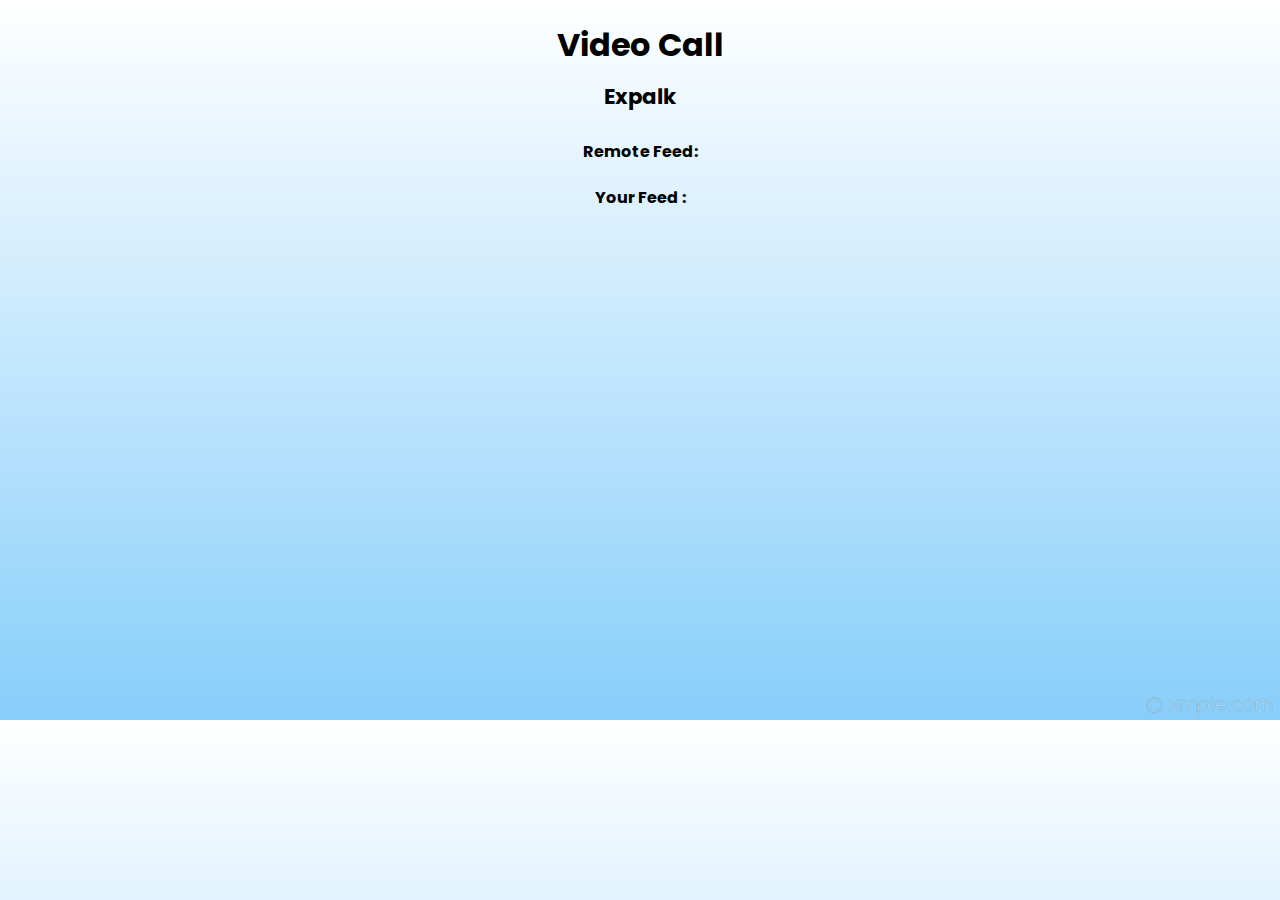
<file: Expalk-Website/index.html>
<!DOCTYPE html>
<html lang="en">
<head>
    <meta charset="UTF-8">
    <title>Video Call Demo</title>
    <link rel="stylesheet" href="style.css">
</head>
<body>
<center>
<h1>
Video Call<br><small style="font-size: 16pt">Expalk</small>
</h1>

<h4>Remote Feed: </h4>
<div id="remote-container"></div>

<h4>Your Feed :</h4>
<div id="me"></div>
</center>

<script src="AgoraRTCSDK-3.4.0.js"></script>
<script src= "speaker.js"></script>
<script src="main.js"></script>
</body>
</html>
</file>
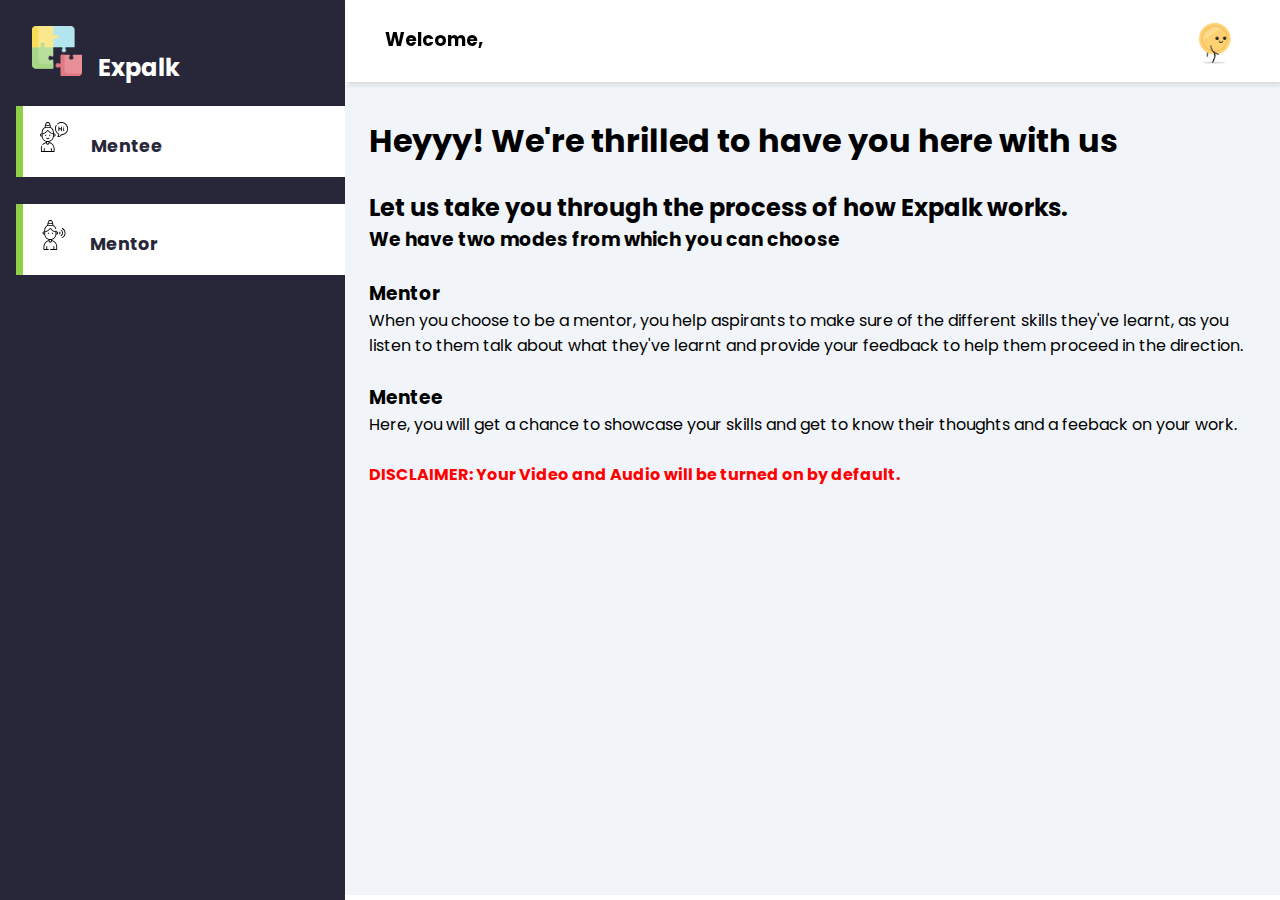
<file: Expalk-Website/dashboard.html>
<!DOCTYPE html>
<html>
	<head>
        <meta charset="utf-8" />
        <title>Expalk</title>
        <link rel="stylesheet" href="https://maxst.icons8.com/vue-static/landings/line-awesome/line-awesome/1.3.0/css/line-awesome.min.css">
        <link rel="stylesheet" href="dashboard.css">
    </head>
	<body >
        <div class="sidebar">
          <div class="sidebar-brand">
            <h2><span><img src="puzzle.png" height="50px" width="50px" alt="" style="margin-top: 10px;"></span><a href="dashboard.html" class="talktalk">Expalk</a></h2>
          </div>
          <div class="sidebar-menu">
            <ul>
              <li>
                <a href="listner.html" class= "active"><span><img src="ic_speaker.svg" height="30px" width="30px"> </span>
                  <span><b>Mentee</b></span></a>
                </li>
                <li>
                  <a href="speaker.html" class="active" ><span> <img src="ic_listener.svg" height="30px" width="30px" alt=""></span>
                    <span><b>Mentor</b></span></a>

                  </li>
            </ul>
          </div>
        </div>
        <div class="main-content">
          <header>

            <h3 class = "welcome">
              <label for="">
                <span class= "icon to be added"></span>
              </label>
              Welcome, <span id = "name_user"><h3></h3></span>
            </h3>

            <div class="user-wrapper">
                <img src="user_image1.gif" width="50px" height="50px" alt="">
                <div>
                    <p id="token_count"><span><p></p></span></p>
                </div>
            </div>

          </header>

          <main> 
            <h1>Heyyy! We're thrilled to have you here with us</h1><br>
            <h2>Let us take you through the process of how Expalk works.</h2>
            <h3>We have two modes from which you can choose</h3><br>
            <p><span><h3>Mentor</h3></span>When you choose to be a mentor, you help aspirants to make sure of the different skills they've learnt, as you listen to them talk about what they've learnt and provide your feedback to help them proceed in the direction. 
            </p><br>
            <p><span><h3>Mentee</h3></span>Here, you will get a chance to showcase your skills and get to know their thoughts and a feeback on your work.
            </p><br>
            <p style="color: red;"><b>DISCLAIMER: Your Video and Audio will be turned on by default.</b></p>
          </main>
        </div>
        <script src="login.js"></script>
        <script src="dashboard.js"></script>
	</body>
</html>
</file>
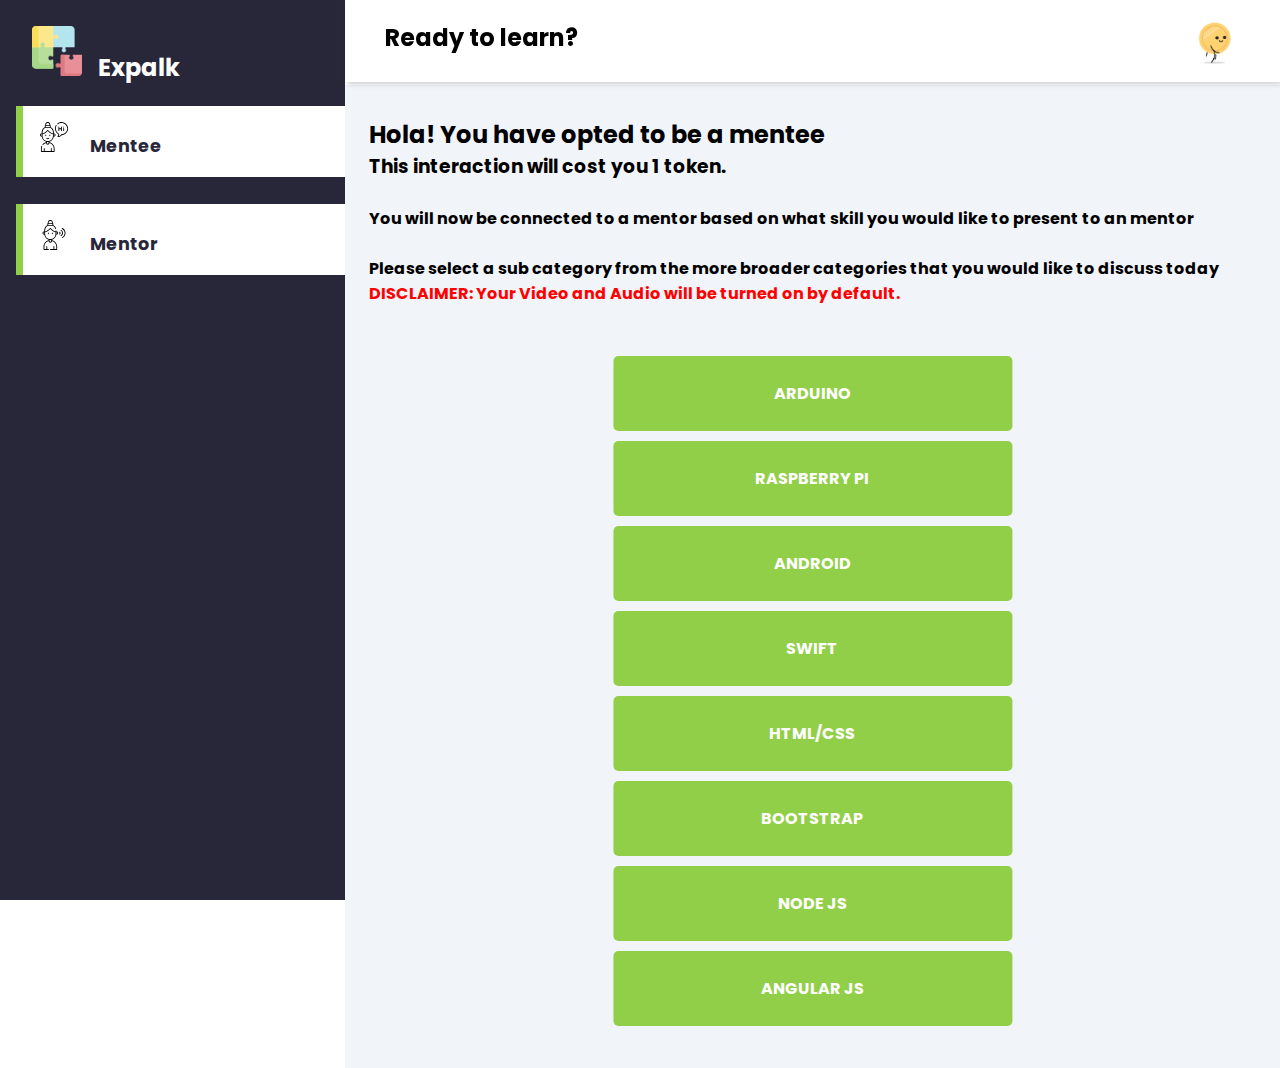
<file: Expalk-Website/listner.html>
<!DOCTYPE html>
<html>
	<head>
        <meta charset="utf-8" />
        <title>Expalk</title>
        <link rel="stylesheet" href="https://maxst.icons8.com/vue-static/landings/line-awesome/line-awesome/1.3.0/css/line-awesome.min.css">
        <link rel="stylesheet" href="listner.css">
    </head>
	<body >
        <div class="sidebar">
          <div class="sidebar-brand">
            <h2><span><img src="puzzle.png" height="50px" width="50px" alt="" style="margin-top: 10px;"></span><a href="dashboard.html" class="talktalk">Expalk</a></h2>
          </div>
          <div class="sidebar-menu">
            <ul>
              <li>
                <a href="" class= "active"><span><img src="ic_speaker.svg" width="30px" height="30px" alt=""></span>
                  <span><b>Mentee</b></span></a>
                </li>
                <li>
                  <a href="speaker.html" class="active" ><span><img src="ic_listener.svg" width="30px" height="30px" alt=""></span>
                    <span><b>Mentor</b></span></a>

                  </li>
            </ul>
          </div>
        </div>
        <div class="main-content">
          <header>

            <h2>
              <label for="">
                <span class= "icon to be added"></span>
              </label>
              Ready to learn?<span><p id = "user_name"></p></span>
            </h2>

            <div class="user-wrapper">
                <img src="user_image1.gif" width="50px" height="50px" alt="">
                <div>
                  <p id="token_count"></p>
                </div>
            </div>

          </header>

          <main> 
              
              <p><h2>Hola! You have opted to be a mentee</h2><h3>This interaction will cost you 1 token.</h3><br></p>
            <h4>You will now be connected to a mentor based on what skill you would like to present to an mentor </h4>
            <br>
            <h4>Please select a sub category from the more broader categories that you would like to discuss today</h4>
            <p style="color: red;"><b>DISCLAIMER: Your Video and Audio will be turned on by default.</b></p>
            <br><br>
            <button class="mood-cards" onclick="mood_value(1)"><b>Arduino</b></button><br>
            <button class="mood-cards" onclick="mood_value(1)"><b>Raspberry Pi</b></button><br>
            <button class="mood-cards" onclick="mood_value(2)"><b>Android</b></button>
            <button class="mood-cards" onclick="mood_value(2)"><b>Swift</b></button>
            <button class="mood-cards" onclick="mood_value(3)"><b>HTML/CSS</b></button>
            <button class="mood-cards" onclick="mood_value(3)"><b>BootStrap</b></button>
            <button class="mood-cards" onclick="mood_value(4)"><b>Node JS</b></button>
            <button class="mood-cards" onclick="mood_value(4)"><b>Angular JS</b></button>
            
          </main>
        </div>
        <script src="login.js"></script>
        <script src="dashboard.js"></script>
        <script src = "listner.js"></script>
	</body>
</html>
</file>
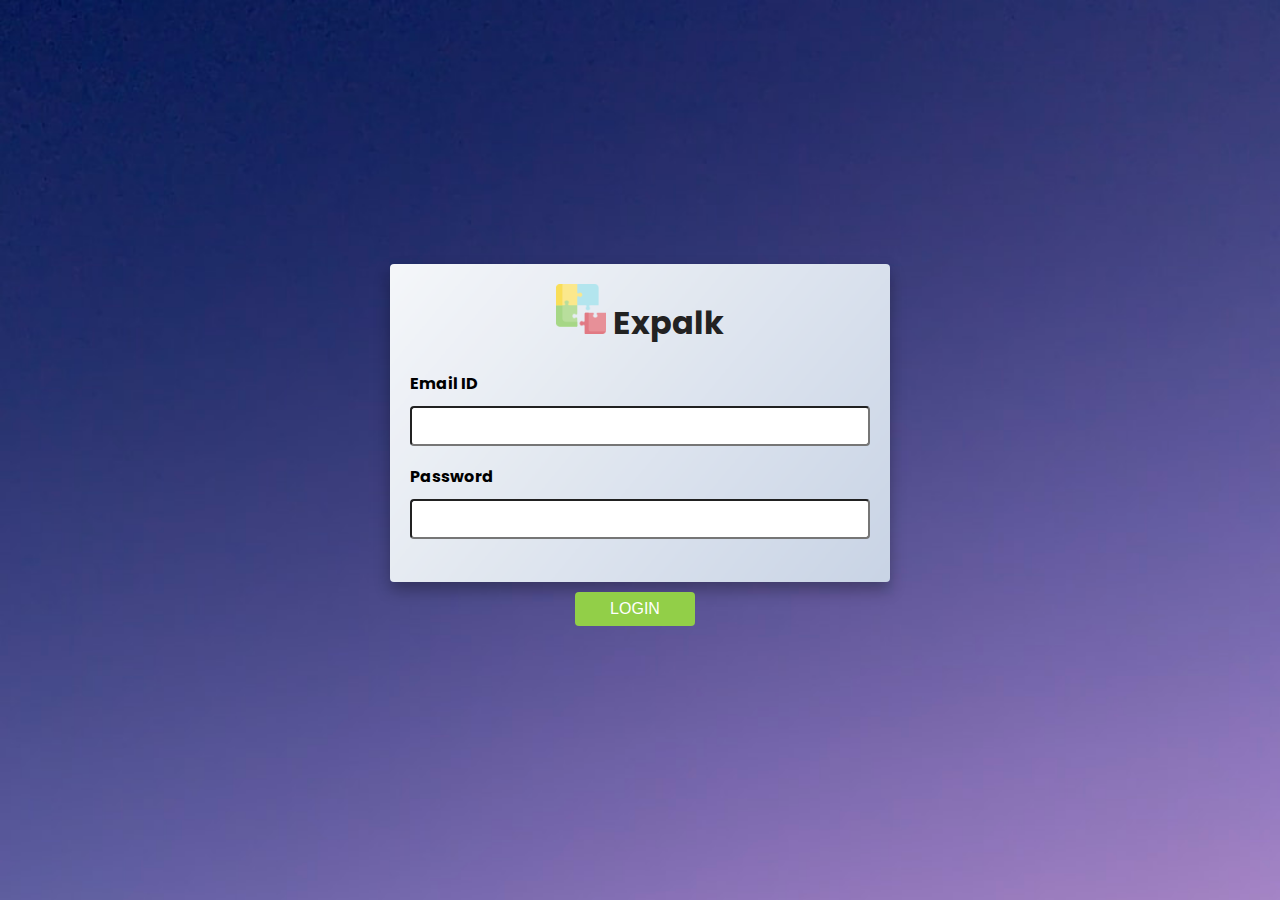
<file: Expalk-Website/login.html>
<!DOCTYPE html>
<html>
	<head>
        <meta charset="utf-8" />
        <meta name= "viewport" content="width= device-width ,initial-scale=1.0">
        <title>UpWind Login</title>
        <link rel="stylesheet" href="https://maxst.icons8.com/vue-static/landings/line-awesome/line-awesome/1.3.0/css/line-awesome.min.css">
        <link rel="stylesheet" href="login_style.css">
    </head>
	<body >
        <div class="container">
            <form>
                <h1><span><img src="puzzle.png" alt=""></span> Expalk</h1>
                <div class="form-group">
                    <label for=""><b>Email ID</b></label>
                    <input type="text" class="form-control" id = "input_email" required>
                </div>

                <div class="form-group">
                    <label for=""><b>Password</b></label>
                    <input type="password" class="form-control" id = "input_password" required>
                </div>
                <div>
                <p style = "margin-left: 33%; margin-top: 5px;" id = "error_message"></p>
                </div>
            </form>
            <button class='login-btn' onclick="login()">Login</button><br>
        </div>
        <script src="login.js"></script>
    </body>
    </html>
</file>
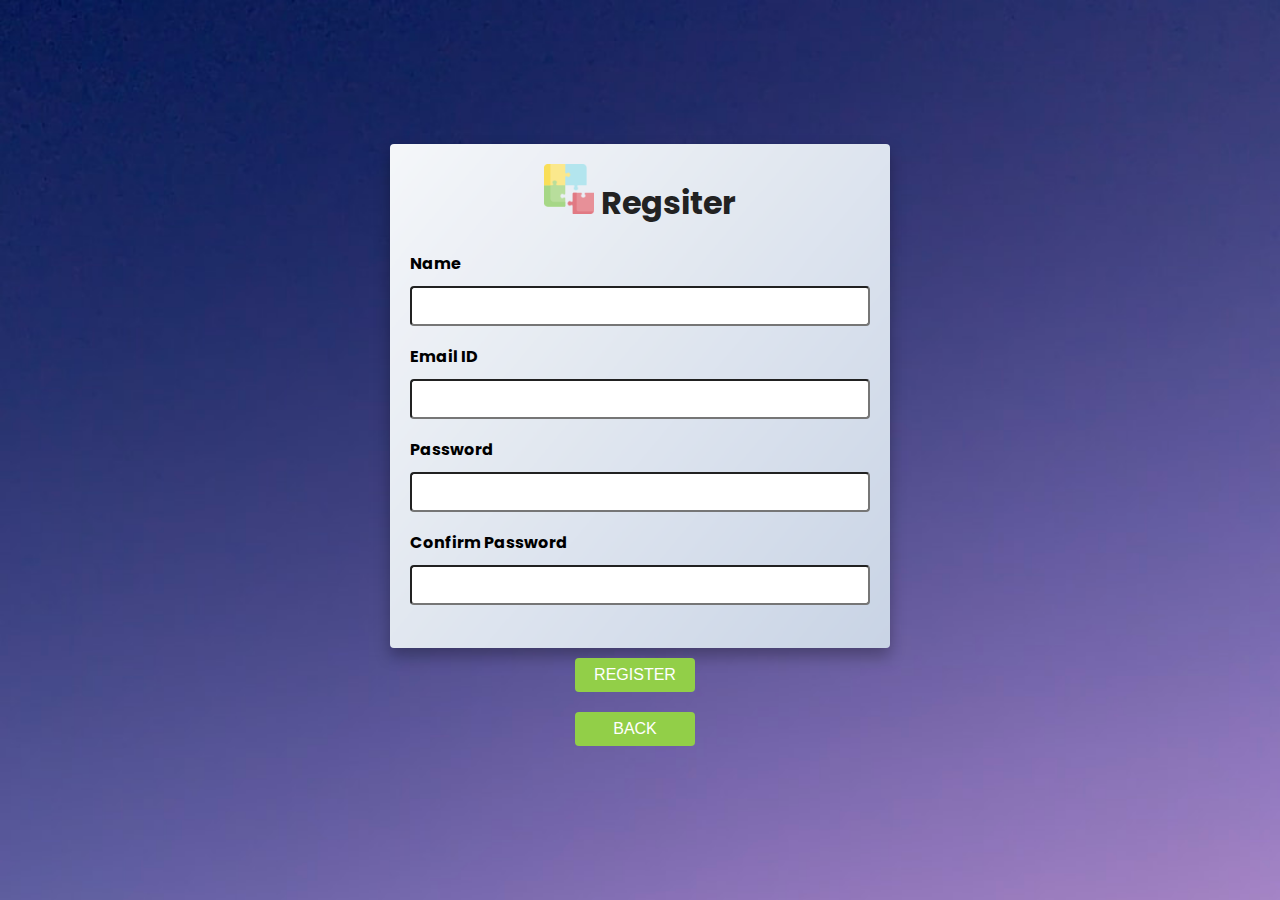
<file: Expalk-Website/register.html>
<!DOCTYPE html>
<html>
	<head>
        <meta charset="utf-8" />
        <meta name= "viewport" content="width= device-width ,initial-scale=1.0">
        <title>UpWind Login</title>
        <link rel="stylesheet" href="https://maxst.icons8.com/vue-static/landings/line-awesome/line-awesome/1.3.0/css/line-awesome.min.css">
        <link rel="stylesheet" href="regsiter.css">
    </head>
	<body >
        <div class="container">
            <form>
                <h1><span><img src="puzzle.png" alt=""></span> Regsiter</h1>
                <div class="form-group">
                    <label for=""><b>Name</b></label>
                    <input type="text" class="form-control" id = "name" required>
                </div>

                <div class="form-group">
                    <label for=""><b>Email ID</b></label>
                    <input type="text" class="form-control" id = "input_email" required>
                </div>

                <div class="form-group">
                    <label for=""><b>Password</b></label>
                    <input type="password" class="form-control" id = "input_password" required>
                </div>

                <div class="form-group">
                    <label for=""><b>Confirm Password</b></label>
                    <input type="password" class="form-control" id = "input_confirm" required>
                </div>

                <div>
                <p style = "margin-left: 33%; margin-top: 5px;" id = "error_message"></p>
                </div>
            </form>
            <button class='login-btn' onclick="register()">Register</button><br>
            <button class='login-btn'><a href="login.html" style="text-decoration: none; color: white;">Back</a></button><br>
        </div>
        <script src="register.js"></script>
    </body>
    </html>
</file>
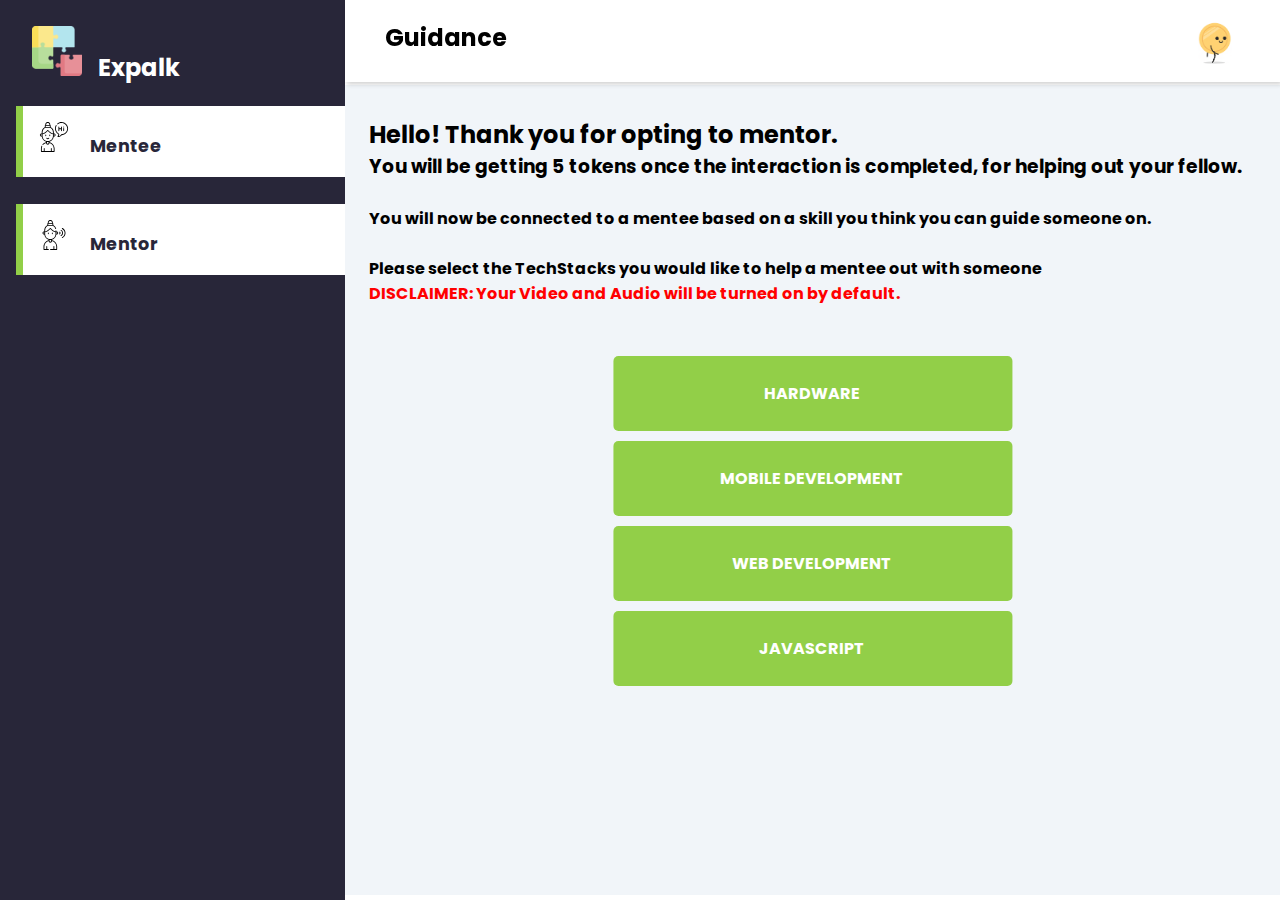
<file: Expalk-Website/speaker.html>
<!DOCTYPE html>
<html>
	<head>
        <meta charset="utf-8" />
        <title>Expalk</title>
        <link rel="stylesheet" href="https://maxst.icons8.com/vue-static/landings/line-awesome/line-awesome/1.3.0/css/line-awesome.min.css">
        <link rel="stylesheet" href="listner.css">
    </head>
	<body >
        <div class="sidebar">
          <div class="sidebar-brand">
            <h2><span><img src="puzzle.png" height="50px" width="50px" alt="" style="margin-top: 10px;"></span><a href="dashboard.html" class="talktalk">Expalk</a></h2>
          </div>
          <div class="sidebar-menu">
            <ul>
              <li>
                <a href="listner.html" class= "active"><span><img src="ic_speaker.svg" width="30px" height="30px" alt=""></span>
                  <span><b>Mentee</b></span></a>
                </li>
                <li>
                  <a href="" class="active" ><span><img src="ic_listener.svg" width="30px" height="30px" alt=""></span>
                    <span><b>Mentor</b></span></a>

                  </li>
            </ul>
          </div>
        </div>
        <div class="main-content">
          <header>

            <h2>
              <label for="">
                <span class= "icon to be added"></span>
              </label>
              Guidance<span><p id = "user_name"></p></span>
            </h2>

            <div class="user-wrapper">
                <img src="user_image1.gif" width="50px" height="50px" alt="">
                <div>
                  <p id="token_count"></p>
                </div>
            </div>

          </header>

          <main> 
              <p><h2>Hello! Thank you for opting to mentor.</h2><h3>You will be getting 5 tokens once the interaction is completed, for helping out your fellow.</h3><br></p>
            <h4>You will now be connected to a mentee based on a skill you think you can guide someone on.</h4>
            <br>
            <h4>Please select the TechStacks you would like to help a mentee out with someone</h4>
            <p style="color: red;"><b>DISCLAIMER: Your Video and Audio will be turned on by default.</b></p>
            <br><br>
           <button class="mood-cards" onclick="mood_value(1)"><b>Hardware</b></button><br>
           <button class="mood-cards" onclick="mood_value(2)"><b>Mobile development</b></button>
           <button class="mood-cards" onclick="mood_value(3)"><b>Web development</b></button>
           <button class="mood-cards" onclick="mood_value(4)"><b>Javascript</b></button>
           
          </main>
        </div>
        <script src="login.js"></script>
        <script src="dashboard.js"></script>
        <script src = "speaker.js"></script>
        <script src="main.js"></script>

	</body>
</html>
</file>
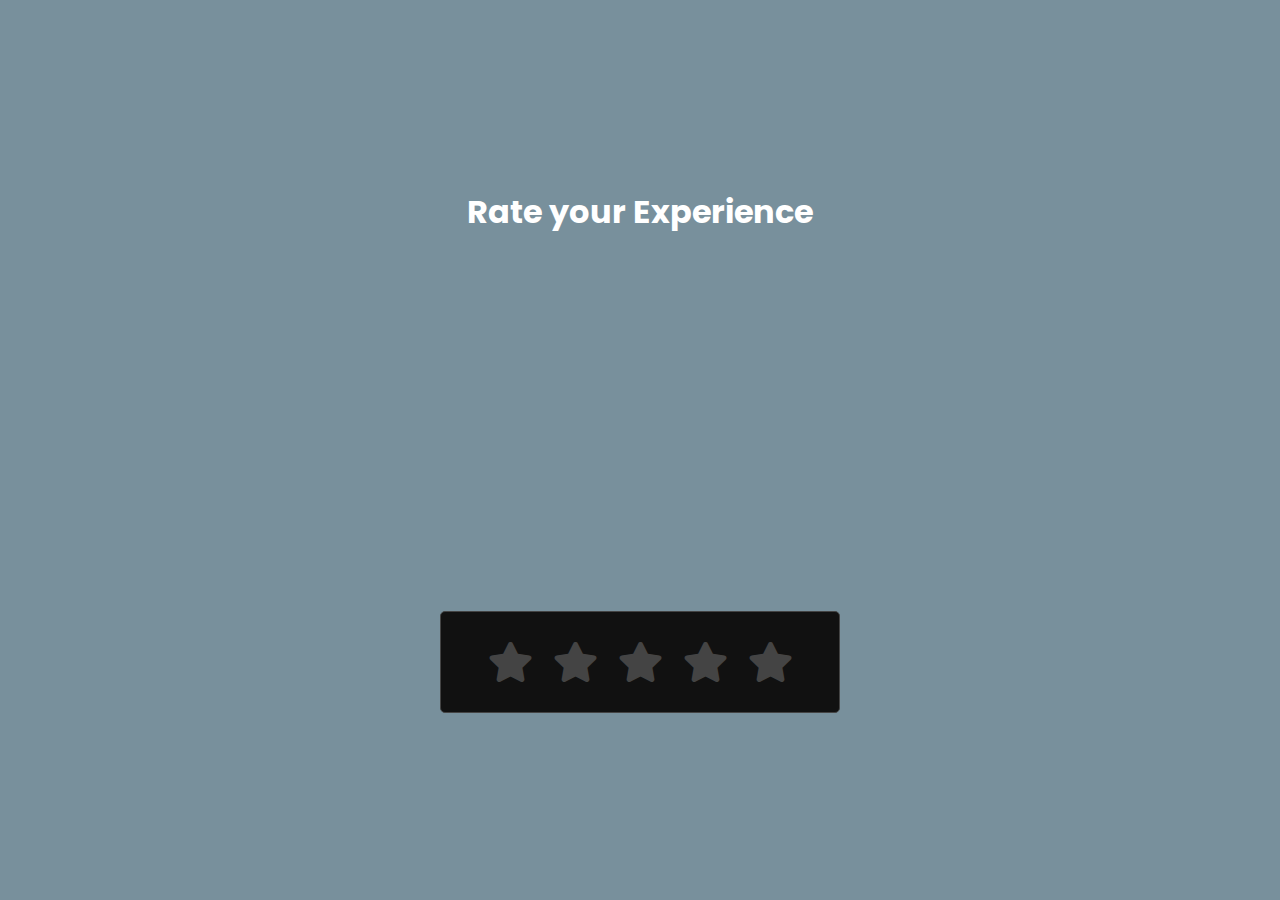
<file: Expalk-Website/survey-form.html>
<!DOCTYPE html>
<!-- Created By CodingNepal -->
<html lang="en" dir="ltr">
  <head>
    <meta charset="utf-8">
    <!-- <title>Star Rating Form | CodingNepal</title> -->
    <link rel="stylesheet" href="survey-form.css">
    <link rel="stylesheet" href="https://cdnjs.cloudflare.com/ajax/libs/font-awesome/5.15.3/css/all.min.css"/>
  </head>
  <body>
    <h1 style="color: white;">Rate your Experience</h1>
    <div class="container">
      <div class="post">
        <div class="text">
Thanks for rating us!</div>
</div>
<div class="star-widget">
        <input type="radio" name="rate" id="rate-5">
        <label for="rate-5" class="fas fa-star"></label>
        <input type="radio" name="rate" id="rate-4">
        <label for="rate-4" class="fas fa-star"></label>
        <input type="radio" name="rate" id="rate-3">
        <label for="rate-3" class="fas fa-star"></label>
        <input type="radio" name="rate" id="rate-2">
        <label for="rate-2" class="fas fa-star"></label>
        <input type="radio" name="rate" id="rate-1">
        <label for="rate-1" class="fas fa-star"></label>
        <form action="#">
          <header></header>
          <div class="textarea">
            <textare cols="30" placeholder="Describe your experience.."></textarea>        
          <br />
<div class="btn">
<button type="submit">Submit</button>
          </div>
<script>
      const btn = document.querySelector("button");
      const post = document.querySelector(".post");
      const widget = document.querySelector(".star-widget");
      const editBtn = document.querySelector(".edit");
      btn.onclick = ()=>{
        widget.style.display = "none";
        post.style.display = "block";
        setTimeout(function(){window.location.href="speaker.html"}, 2000);
        editBtn.onclick = ()=>{
          // widget.style.display = "block";
          // post.style.display = "none";
        }
        return false;
      }
    </script>
  </body>
</html>
</file>
<file: Expalk-Website/style.css>
@import url('https://fonts.googleapis.com/css2?family=Poppins:wght@300;400;500;600&display=swap');

*{
    font-family: 'Poppins',sans-serif;
}

body{
    background-image: url("4.png");
    background-size: cover;
}

h1,h4{
    text-align: center;
}

#me{
    position: relative;
    width: 20%;
    margin: 0 auto;
    display: block;
}
#me video{
    position: relative !important;
}

#remote-container video{
    height: auto;
    position: relative !important;
}

#remote-container{
    width: 50%;
    display: block;
}
</file>
<file: Expalk-Website/dashboard.css>
@import url('https://fonts.googleapis.com/css2?family=Poppins:wght@300;400;500;600&display=swap');

:root {
    --main-colour: #282639;
    --colour-dark: #92CF48;
    --text-grey: #8390A2;
}

*{
    padding:0;
    margin:0;
    box-sizing: border-box;
    list-style-type: none;
    text-decoration: none;
    font-family: 'Poppins', sans-serif;
}

.sidebar{
    width: 345px;
    position: fixed;
    left: 0;
    top: 0;
    height: 100%;
    background: var(--main-colour);
    z-index: 100;
}

.sidebar-brand{
    height: 90px;
    padding: 1rem 0rem 1rem 2rem;
    color: #fff;
}


.sidebar-brand span{
    display: inline-block;
    padding-right: 1rem;
}

.sidebar-menu{
    margin-top: 1rem;
}

.sidebar-menu li {
    width: 100%;
    margin-bottom: 1.7rem;
    padding-left: 1rem;
}

.sidebar-menu a {
    padding-left: 1rem; 
    display: block;
    color: #fff;
    font-size: 1.1rem;
}

.sidebar-menu a.active{
    background: #fff;
    padding-top: 1rem;
    padding-bottom: 1rem;
    color: var(--main-colour);
    border-left: 7px solid var(--colour-dark);
    border-radius: 0px 0px 0px 0px;
}

.sidebar-menu a span:first-child {
    font-size: 1.5rem;
    padding-right: 1rem;
}

.main-content{
    margin-left: 345px;
}

header {
    display: flex;
    justify-content: space-between;
    padding: 1rem 1.5rem;
    box-shadow: 2px 2px 5px rgba(0, 0, 0, 0.2);
    position: fixed;
    left: 345px;
    width: calc(100% - 345px);
    top: 0;
    z-index: 100; 
    background-color: white;
}

header h2{
    color: #000;
}

header label span{
    font-size: 1.7rem;
    padding-right: 1rem;
}

/* .search-wrapper{
    border: 1px solid #ccc;
    border-radius: 30px;
    height: 50px;
    display: flex;
    align-items: center;
    overflow-x: hidden;
}

.search-wrapper span{
    display: inline-block;
    padding: 0rem 1rem;
    font-size: 1.5rem;
}

.search-wrapper input{
    height: 100%;
    padding: .5rem;
    border: none;
    outline: none;
} */

.user-wrapper {
    display: flex;
    align-items: center;
}

.user-wrapper img{
    border-radius: 50%;
    margin-right: 1rem;
}

.user-wrapper small{
    display: inline-block;
    color: var(--text-grey);    
}

main{
    margin-top: 85px;
    padding: 2rem 1.5rem;
    background: #f1f5f9;
    min-height: calc(100vh - 90px);
}

.cards{
    display: grid;
    grid-template-columns: repeat(4 , 1fr);
    grid-gap: 2rem;
    margin-top: 1rem;
}

.card-single{
    display: flex;
    justify-content: space-between;
    background: #fff;
    padding: 1rem;
    border-radius: 2px;
}

.card-single div:last-child span{
    font-size: 3rem;
    color: var(--main-colour);
}

.card-single div:first-child span{
    color: var(--text-grey);
}

.card-single:last-child{
    background: var(--main-colour);
}

.card-single:last-child h1,
.card-single:last-child div:last-child span,
.card-single:last-child div:first-child span{
    color: #fff;
}

.chart_class li a{
    background: #fff;
    padding-top: .7rem;
    padding-bottom: .7rem;
    color:var(--main-colour);
    border-left: 7px solid var(--colour-dark);
    border-radius: 0px 0px 0px 0px;
    margin-left: 30px;

}

#first_element{
    margin-top: 30px;;
}

.questions{
    margin-bottom: 30px;
}

.talktalk{
    color: white;
}

.talktalk:hover{
    color: white;
}
</file>
<file: Expalk-Website/listner.css>
@import url('https://fonts.googleapis.com/css2?family=Poppins:wght@300;400;500;600&display=swap');

:root {
    --main-colour: #282639;
    --colour-dark: #92CF48;
    --text-grey: #8390A2;
}

*{
    padding:0;
    margin:0;
    box-sizing: border-box;
    list-style-type: none;
    text-decoration: none;
    font-family: 'Poppins', sans-serif;
}

.sidebar{
    width: 345px;
    position: fixed;
    left: 0;
    top: 0;
    height: 100%;
    background: var(--main-colour);
    z-index: 100;
}

.sidebar-brand{
    height: 90px;
    padding: 1rem 0rem 1rem 2rem;
    color: #fff;
}


.sidebar-brand span{
    display: inline-block;
    padding-right: 1rem;
}

.sidebar-menu{
    margin-top: 1rem;
}

.sidebar-menu li {
    width: 100%;
    margin-bottom: 1.7rem;
    padding-left: 1rem;
}

.sidebar-menu a {
    padding-left: 1rem; 
    display: block;
    color: #fff;
    font-size: 1.1rem;
}

.sidebar-menu a.active{
    background: #fff;
    padding-top: 1rem;
    padding-bottom: 1rem;
    color: var(--main-colour);
    border-left: 7px solid var(--colour-dark);
    border-radius: 0px 0px 0px 0px;
}

.sidebar-menu a span:first-child {
    font-size: 1.5rem;
    padding-right: 1rem;
}

.main-content{
    margin-left: 345px;
}

header {
    display: flex;
    justify-content: space-between;
    padding: 1rem 1.5rem;
    box-shadow: 2px 2px 5px rgba(0, 0, 0, 0.2);
    position: fixed;
    left: 345px;
    width: calc(100% - 345px);
    top: 0;
    z-index: 100; 
    background-color: white;
}

header h2{
    color: #000;
}

header label span{
    font-size: 1.7rem;
    padding-right: 1rem;
}


.user-wrapper {
    display: flex;
    align-items: center;
}

.user-wrapper img{
    border-radius: 50%;
    margin-right: 1rem;
}

.user-wrapper small{
    display: inline-block;
    color: var(--text-grey);    
}

main{
    margin-top: 85px;
    padding: 2rem 1.5rem;
    background: #f1f5f9;
    min-height: calc(100vh - 90px);
}

.cards{
    display: grid;
    grid-template-columns: repeat(4 , 1fr);
    grid-gap: 2rem;
    margin-top: 1rem;
}

.card-single{
    display: flex;
    justify-content: space-between;
    background: #fff;
    padding: 1rem;
    border-radius: 2px;
}

.card-single div:last-child span{
    font-size: 3rem;
    color: var(--main-colour);
}

.card-single div:first-child span{
    color: var(--text-grey);
}

.card-single:last-child{
    background: var(--main-colour);
}

.card-single:last-child h1,
.card-single:last-child div:last-child span,
.card-single:last-child div:first-child span{
    color: #fff;
}

.chart_class li a{
    background: #fff;
    padding-top: .7rem;
    padding-bottom: .7rem;
    color:var(--main-colour);
    border-left: 7px solid var(--colour-dark);
    border-radius: 0px 0px 0px 0px;
    margin-left: 30px;

}

#first_element{
    margin-top: 30px;;
}

.questions{
    margin-bottom: 30px;
}

.mood-cards{
    margin-left: 50%;
    margin-bottom: 10px;  
    transform: translateX(-50%);
    width: 45%;
    height: 75px;
    border: 2px solid black;
    outline: none;
    background: var(--colour-dark);
    /* opacity: 0.6; */
    cursor: pointer;
    font-size: 16px;
    text-transform: uppercase;
    color: white;
    border-radius: 5px;
    border: 0px;
}

.mood-cards:hover{
    text-transform: uppercase;
    color: white;
    opacity: 1;
    border: 0px;
}

.talktalk{
    color: white;
}

.talktalk:hover{
    color: white;
}
</file>
<file: Expalk-Website/login_style.css>
@import url('https://fonts.googleapis.com/css2?family=Poppins:wght@300;400;500;600&display=swap');

:root {
    --main-colour: #302D43;
    --colour-dark: #92CF48;
    --text-grey: #8390A2;
}

*{
    padding:0;
    margin:0;
    box-sizing: border-box;
}

body{
    min-height: 100vh;
    background-image: url("photo.jpg");
    background-size: cover;
    display: flex;
    font-family: "Poppins", sans-serif;
}

.container{
    margin: auto;
    width: 500px;
    max-width: 90%;
}

.container form{
    width: 100%;
    height: 100%;
    padding: 20px;
    background-image: url("2.png");
    background-size: cover;
    border-radius: 4px;
    box-shadow: 0px 8px 16px rgba(0,0,0,0.3);
}

.container form h1{
    text-align: center;
    margin-bottom: 24px;
    color: #222;
}

.container form h1 img{
    height: 50px;
    width: 50px;
}

 
.container form .form-control{
    width: 100%;
    height: 40px;
    background: white;
    border-radius: 4px;
    border: 1px soid silver;
    margin: 10px 0 18px 0;
    padding: 0 10px;
}

.container form .btn{
    margin-left: 50%;
    margin-bottom: 10px;
    transform: translateX(-50%);
    width: 120px;
    height: 34px;
    border: none;
    outline: none;
    background: #92CF48;
    cursor: pointer;
    font-size: 16px;
    text-transform: uppercase;
    color: white;
    border-radius: 4px;
}

.container form .btn:hover{
    opacity: .7;
}

/* 
.search-wrapper{
    border: 1px solid #ccc;
    border-radius: 30px;
    height: 50px;
    display: flex;
    align-items: center;
    overflow-x: hidden;
    background-color: white;
}

.search-wrapper span{
    display: inline-block;
    padding: 0rem 1rem;
    font-size: 1.5rem;
}

.search-wrapper input{
    height: 100%;
    padding: .5rem;
    border: none;
    outline: none;
} */

.register-button{
    transform: translateX(-50%);
    width: 120px;
    height: 34px;
    border: none;
    outline: none;
    cursor: pointer;
    font-size: 16px;
    text-transform: uppercase;
    color: black;
    border-radius: 4px;
}
/* 
.register-button:hover{
    
} */

.login-btn{
    margin-left: 49%;
    margin-top: 10px;
    margin-bottom: 10px;
    transform: translateX(-50%);
    width: 120px;
    height: 34px;
    border: none;
    outline: none;
    background: #92CF48;
    cursor: pointer;
    font-size: 16px;
    text-transform: uppercase;
    color: white;
    border-radius: 4px;
}
</file>
<file: Expalk-Website/regsiter.css>
@import url('https://fonts.googleapis.com/css2?family=Poppins:wght@300;400;500;600&display=swap');

:root {
    --main-colour: #302D43;
    --colour-dark: #92CF48;
    --text-grey: #8390A2;
}

*{
    padding:0;
    margin:0;
    box-sizing: border-box;
}

body{
    min-height: 100vh;
    background-image: url("photo.jpg");
    background-size: cover;
    display: flex;
    font-family: "Poppins", sans-serif;
}

.container{
    margin: auto;
    width: 500px;
    max-width: 90%;
}

.container form{
    width: 100%;
    height: 100%;
    padding: 20px;
    background-image: url("2.png");
    background-size: cover;
    border-radius: 4px;
    box-shadow: 0px 8px 16px rgba(0,0,0,0.3);
}

.container form h1{
    text-align: center;
    margin-bottom: 24px;
    color: #222;
}

.container form h1 img{
    height: 50px;
    width: 50px;
}

 
.container form .form-control{
    width: 100%;
    height: 40px;
    background: white;
    border-radius: 4px;
    border: 1px soid silver;
    margin: 10px 0 18px 0;
    padding: 0 10px;
}

.container form .btn{
    margin-left: 50%;
    margin-bottom: 10px;
    transform: translateX(-50%);
    width: 120px;
    height: 34px;
    border: none;
    outline: none;
    background: #92CF48;
    cursor: pointer;
    font-size: 16px;
    text-transform: uppercase;
    color: white;
    border-radius: 4px;
}

.container form .btn:hover{
    opacity: .7;
}

/* 
.search-wrapper{
    border: 1px solid #ccc;
    border-radius: 30px;
    height: 50px;
    display: flex;
    align-items: center;
    overflow-x: hidden;
    background-color: white;
}

.search-wrapper span{
    display: inline-block;
    padding: 0rem 1rem;
    font-size: 1.5rem;
}

.search-wrapper input{
    height: 100%;
    padding: .5rem;
    border: none;
    outline: none;
} */

.register-button{
    transform: translateX(-50%);
    width: 120px;
    height: 34px;
    border: none;
    outline: none;
    cursor: pointer;
    font-size: 16px;
    text-transform: uppercase;
    color: black;
    border-radius: 4px;
}
/* 
.register-button:hover{
    
} */

.login-btn{
    margin-left: 49%;
    margin-top: 10px;
    margin-bottom: 10px;
    transform: translateX(-50%);
    width: 120px;
    height: 34px;
    border: none;
    outline: none;
    background: #92CF48;
    cursor: pointer;
    font-size: 16px;
    text-transform: uppercase;
    color: white;
    border-radius: 4px;
}
</file>
<file: Expalk-Website/survey-form.css>
@import url('https://fonts.googleapis.com/css?family=Poppins:400,500,600,700&display=swap');

*{
  margin: 0;
  padding: 0;
  box-sizing: border-box;
  font-family: 'Poppins', sans-serif;
}

html,body{
  display: grid;
  height: 100%;
  place-items: center;
  text-align: center;
  background:#78909c;
  background-size: cover;
}
.container{
  position: relative;
  width: 400px;
  background:#111 ;
  padding: 20px 30px;
  border: 1px solid #444;
  border-radius: 5px;
  display: flex;
  align-items: center;
  justify-content: center;
  flex-direction: column;
}
.container .post{
  display: none;
}
.container .text{
  font-size: 25px;
  color: #666;
  font-weight: 500;
}
.container .edit{
  position: absolute;
  right: 10px;
  top: 5px;
  font-size: 16px;
  color: #666;
  font-weight: 500;
  cursor: pointer;
}
.container .edit:hover{
  text-decoration: underline;
}
.container .star-widget input{
  display: none;
}
.star-widget label{
  font-size: 40px;
  color: #444;
  padding: 10px;
  float: right;
  transition: all 0.2s ease;
}
input:not(:checked) ~ label:hover,
input:not(:checked) ~ label:hover ~ label{
  color: #fd4;
}
input:checked ~ label{
  color: #fd4;
}
input#rate-5:checked ~ label{
  color: #fe7;
  text-shadow: 0 0 20px #952;
}
#rate-1:checked ~ form header:before{
  content: "Just hate it 😠";
}
#rate-2:checked ~ form header:before{
  content: "Don't like it 😒";
}
#rate-3:checked ~ form header:before{
  content: "It's awesome 😄";
}
#rate-4:checked ~ form header:before{
  content: "Like it 😎";
}
#rate-5:checked ~ form header:before{
  content: "Love it 😍";
}
.container form{
  display: none;
}
input:checked ~ form{
  display: block;
}
form header{
  width: 100%;
  font-size: 25px;
  color: #fe7;
  font-weight: 500;
  margin: 5px 0 20px 0;
  text-align: center;
  transition: all 0.2s ease;
}
form .textarea{
  height: 100px;
  width: 100%;
  overflow: hidden;
}
form .textarea textarea{
  height: 100%;
  width: 100%;
  outline: none;
  color: #eee;
  border: 1px solid #333;
  background: #222;
  padding: 10px;
  font-size: 17px;
  resize: none;
}
.textarea textarea:focus{
  border-color: #444;
}
form .btn{
  height: 45px;
  width: 100%;
  margin: 15px 0;
}
form .btn button{
  height: 100%;
  width: 100%;
  border: 1px solid #444;
  outline: none;
  background: #222;
  color: #999;
  font-size: 17px;
  font-weight: 500;
  text-transform: uppercase;
  cursor: pointer;
  transition: all 0.3s ease;
}
form .btn button:hover{
  background: #1b1b1b;
}
</file>
